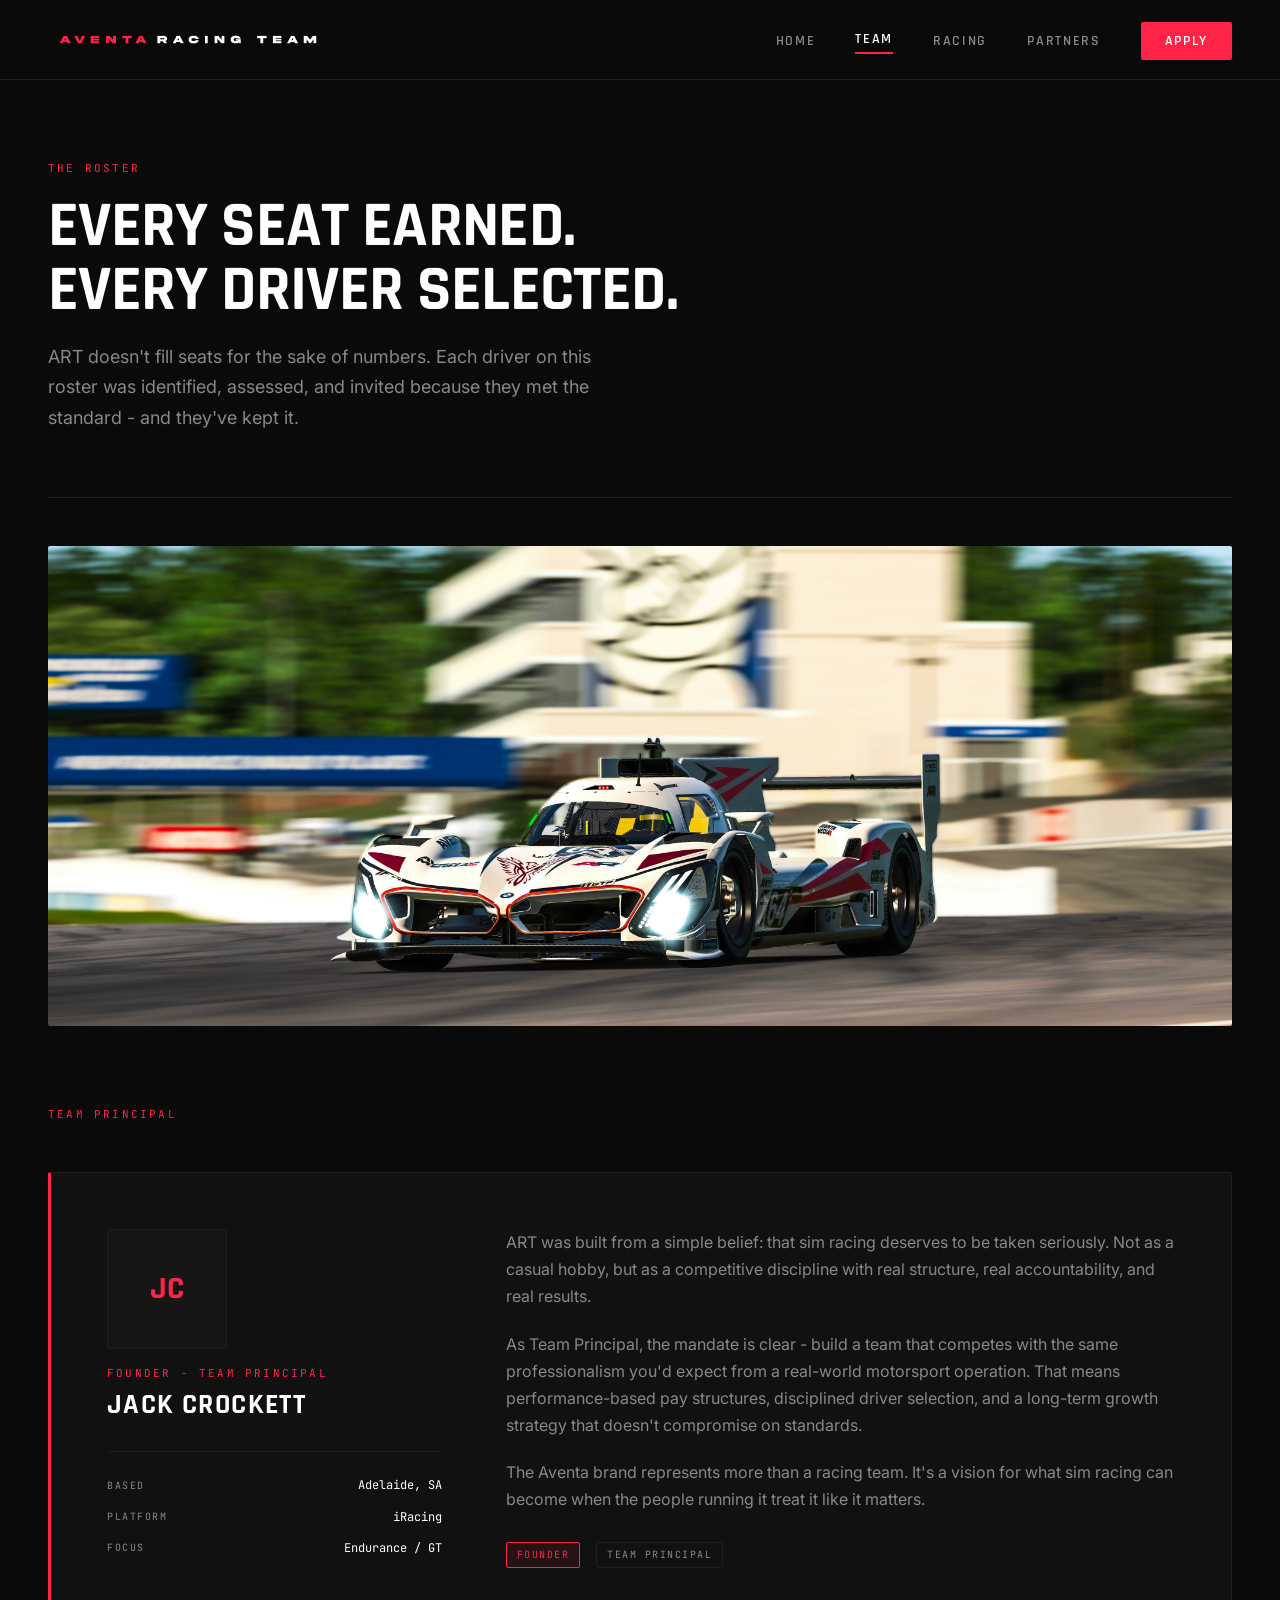
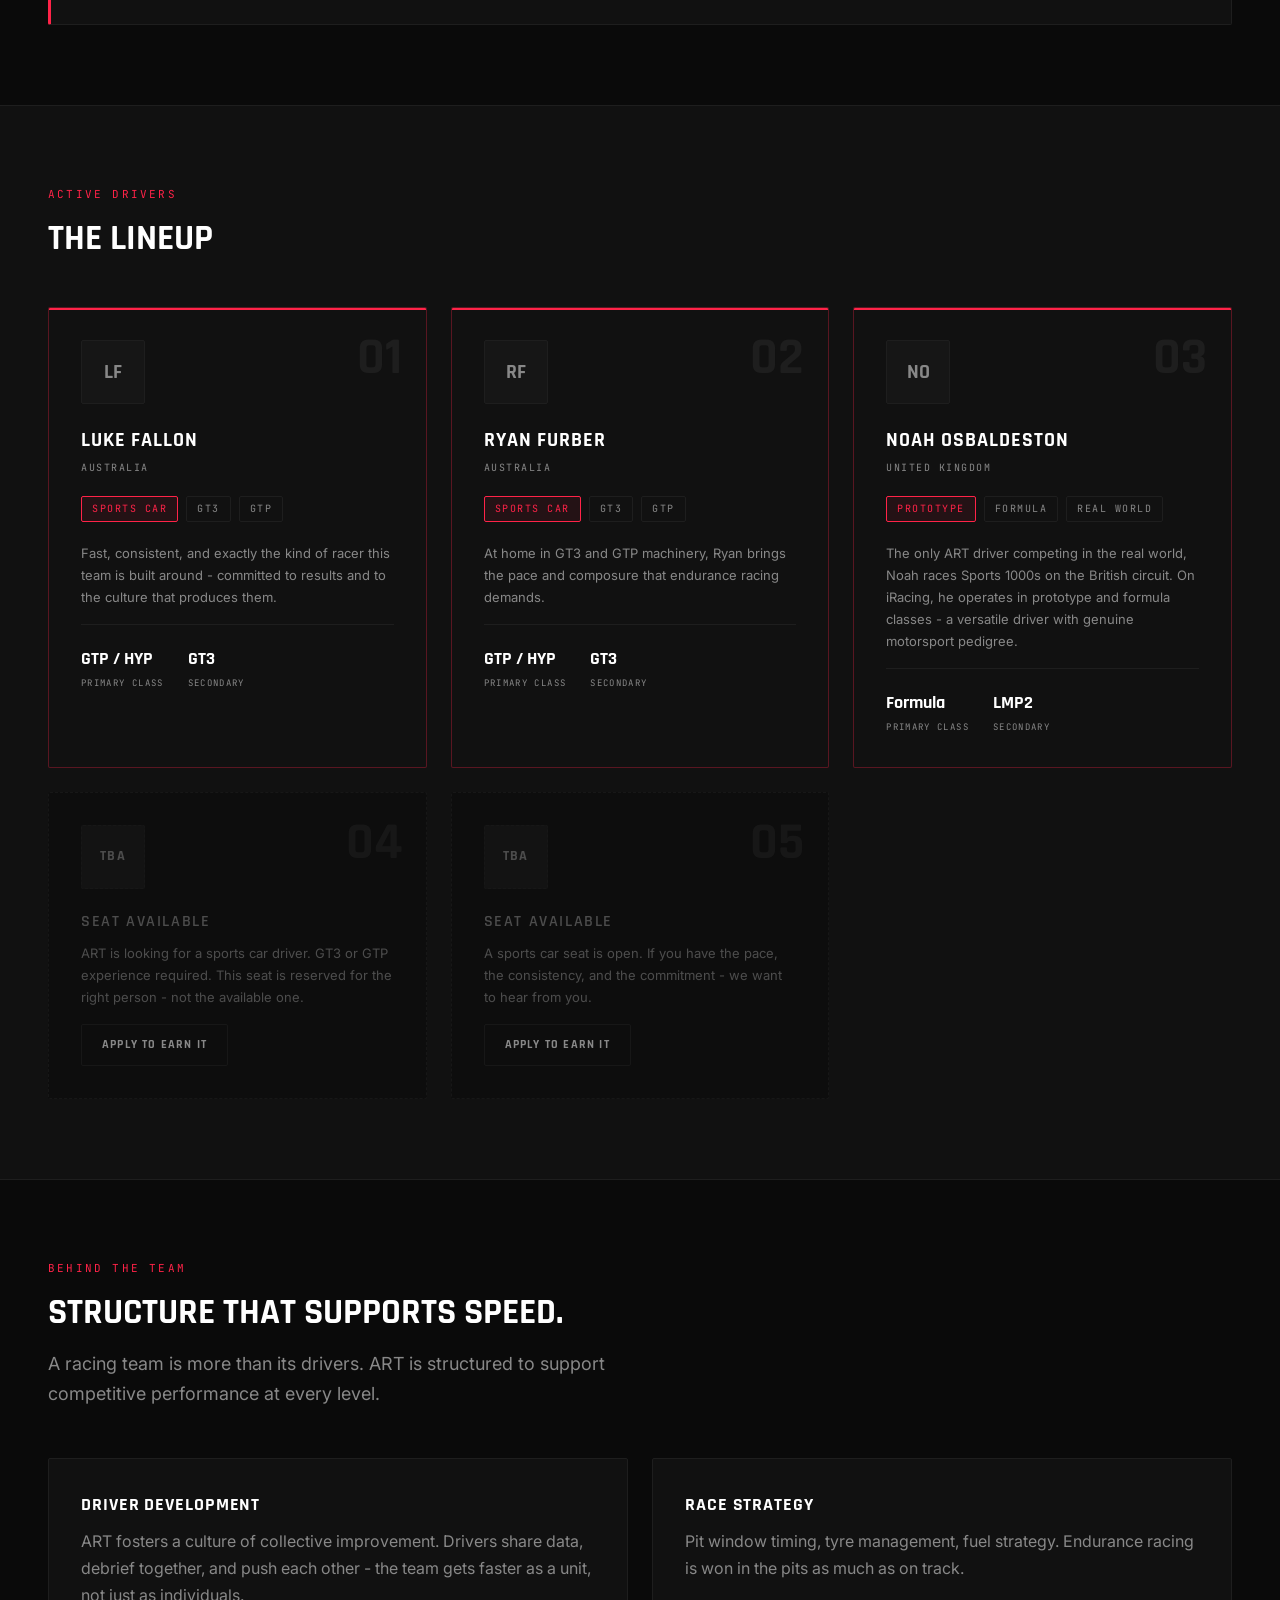
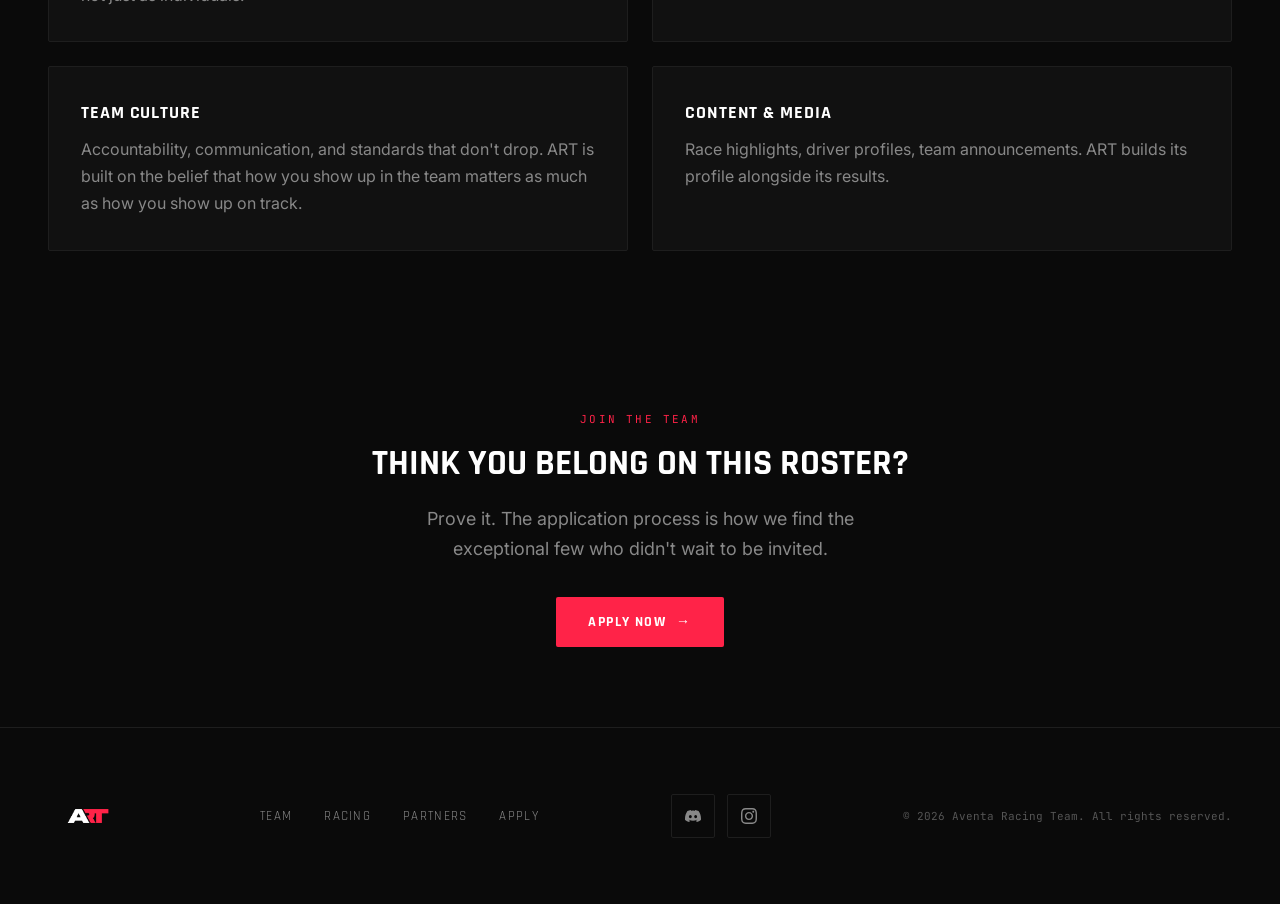
<file: team.html>
<!DOCTYPE html>
<html lang="en">
<head>
  <meta charset="UTF-8">
  <meta name="viewport" content="width=device-width, initial-scale=1.0">
  <title>Team - Aventa Racing Team</title>
  <meta name="description" content="The ART roster. Performance-selected drivers built to compete at the highest level of sim racing.">
  <meta property="og:type"         content="website">
  <meta property="og:site_name"    content="Aventa Racing Team">
  <meta property="og:url"          content="https://jackcrockett-art-website.vercel.app/team.html">
  <meta property="og:title"        content="The Lineup — Aventa Racing Team">
  <meta property="og:description"  content="Performance-selected drivers. Every seat earned.">
  <meta property="og:image"        content="https://jackcrockett-art-website.vercel.app/assets/huracan_og.jpg">
  <meta name="twitter:card"        content="summary_large_image">
  <meta name="twitter:title"       content="The Lineup — Aventa Racing Team">
  <meta name="twitter:description" content="Performance-selected drivers. Every seat earned.">
  <meta name="twitter:image"       content="https://jackcrockett-art-website.vercel.app/assets/huracan_og.jpg">
  <link rel="preconnect" href="https://fonts.googleapis.com">
  <link rel="preconnect" href="https://fonts.gstatic.com" crossorigin>
  <link rel="stylesheet" href="https://fonts.googleapis.com/css2?family=Rajdhani:wght@400;500;600;700&family=Inter:wght@300;400;500;600&family=JetBrains+Mono:wght@400;500&display=swap">
  <link rel="icon" type="image/png" href="assets/favicon.png">
  <link rel="stylesheet" href="style.css">
  <style>
    .page-hero {
      padding: 80px 48px 0;
      max-width: 1280px;
      margin: 0 auto;
    }
    .page-hero-inner {
      padding-bottom: 64px;
      border-bottom: 1px solid var(--border);
    }
    .page-hero h1 { margin-top: 16px; }

    /* ─── FOUNDERS ──────────────────────────────────────────── */
    .founder-section {
      max-width: 1280px;
      margin: 0 auto;
      padding: 80px 48px;
    }
    .founder-card {
      display: grid;
      grid-template-columns: 1fr 2fr;
      gap: 64px;
      align-items: start;
      padding: 56px;
      background: var(--surface);
      border: 1px solid var(--border);
      border-left: 3px solid var(--crimson);
      border-radius: var(--radius);
    }
    .founder-identity {
      display: flex;
      flex-direction: column;
      gap: 16px;
    }
    .founder-avatar {
      width: 120px;
      height: 120px;
      background: var(--surface2);
      border: 1px solid var(--border);
      border-radius: var(--radius);
      display: flex;
      align-items: center;
      justify-content: center;
    }
    .founder-avatar-initials {
      font-family: var(--font-display);
      font-size: 32px;
      font-weight: 700;
      color: var(--crimson);
    }
    .founder-name {
      font-family: var(--font-display);
      font-size: 28px;
      font-weight: 700;
      text-transform: uppercase;
      letter-spacing: 0.05em;
    }
    .founder-role {
      font-family: var(--font-mono);
      font-size: 11px;
      letter-spacing: 0.2em;
      text-transform: uppercase;
      color: var(--crimson);
    }
    .founder-stats {
      display: flex;
      flex-direction: column;
      gap: 12px;
      padding-top: 24px;
      border-top: 1px solid var(--border);
      margin-top: 8px;
    }
    .founder-stat-row {
      display: flex;
      justify-content: space-between;
      align-items: center;
    }
    .founder-stat-label {
      font-family: var(--font-mono);
      font-size: 10px;
      letter-spacing: 0.15em;
      text-transform: uppercase;
      color: var(--muted);
    }
    .founder-stat-val {
      font-family: var(--font-mono);
      font-size: 12px;
      color: var(--white);
    }
    .founder-bio {
      display: flex;
      flex-direction: column;
      gap: 20px;
    }

    /* ─── DRIVER ROSTER ─────────────────────────────────────── */
    .roster-section {
      background: var(--surface);
      border-top: 1px solid var(--border);
      border-bottom: 1px solid var(--border);
    }
    .roster-inner {
      max-width: 1280px;
      margin: 0 auto;
      padding: 80px 48px;
    }
    .roster-grid {
      display: grid;
      grid-template-columns: repeat(3, 1fr);
      gap: 24px;
    }
    .roster-grid .driver-card:nth-child(4),
    .roster-grid .driver-card:nth-child(5) {
      grid-column: span 1;
    }
    @supports (display: grid) {
      .roster-grid {
        grid-template-columns: repeat(3, 1fr);
      }
      .roster-grid .open-bottom {
        grid-column: 1;
      }
    }
    .driver-card {
      background: var(--black);
      border: 1px solid var(--border);
      border-radius: var(--radius);
      padding: 32px;
      transition: border-color var(--transition), transform var(--transition);
      position: relative;
      overflow: hidden;
    }
    .driver-card::before {
      content: '';
      position: absolute;
      top: 0; left: 0; right: 0;
      height: 2px;
      background: var(--crimson);
      transform: scaleX(0);
      transition: transform var(--transition);
      transform-origin: left;
    }
    .driver-card:hover::before { transform: scaleX(1); }
    .driver-card:hover { border-color: var(--muted2); transform: translateY(-2px); }
    .driver-number {
      font-family: var(--font-display);
      font-size: 52px;
      font-weight: 700;
      line-height: 1;
      color: var(--border);
      position: absolute;
      top: 24px; right: 24px;
      transition: color var(--transition);
    }
    .driver-card:hover .driver-number { color: rgba(255,35,72,0.15); }
    .driver-avatar {
      width: 64px;
      height: 64px;
      background: var(--surface2);
      border: 1px solid var(--border);
      border-radius: var(--radius);
      display: flex;
      align-items: center;
      justify-content: center;
      margin-bottom: 20px;
    }
    .driver-initials {
      font-family: var(--font-display);
      font-size: 20px;
      font-weight: 700;
      color: var(--muted);
    }
    .driver-name {
      font-family: var(--font-display);
      font-size: 20px;
      font-weight: 700;
      text-transform: uppercase;
      letter-spacing: 0.05em;
      margin-bottom: 4px;
    }
    .driver-nationality {
      font-family: var(--font-mono);
      font-size: 10px;
      letter-spacing: 0.15em;
      text-transform: uppercase;
      color: var(--muted);
      margin-bottom: 20px;
    }
    .driver-tags {
      display: flex;
      flex-wrap: wrap;
      gap: 8px;
      margin-bottom: 20px;
    }
    .driver-stats-mini {
      display: flex;
      gap: 24px;
      padding-top: 20px;
      border-top: 1px solid var(--border);
    }
    .driver-stat-mini {
      display: flex;
      flex-direction: column;
      gap: 2px;
    }
    .driver-stat-mini-val {
      font-family: var(--font-display);
      font-weight: 700;
      font-size: 18px;
      color: var(--white);
    }
    .driver-stat-mini-label {
      font-family: var(--font-mono);
      font-size: 9px;
      letter-spacing: 0.15em;
      text-transform: uppercase;
      color: var(--muted);
    }

    /* ANCHOR CARD - Luke Fallon */
    .driver-card.anchor {
      border-color: rgba(255,35,72,0.3);
      background: var(--surface);
    }
    .driver-card.anchor::before { transform: scaleX(1); }

    /* OPEN SEAT CARD */
    .driver-card.open-seat {
      border-style: dashed;
      opacity: 0.5;
      transition: opacity var(--transition);
    }
    .driver-card.open-seat:hover { opacity: 1; }
    .open-seat-text {
      font-family: var(--font-display);
      font-size: 16px;
      font-weight: 600;
      text-transform: uppercase;
      letter-spacing: 0.1em;
      color: var(--muted);
      margin-bottom: 8px;
    }

    /* ─── ROLES ─────────────────────────────────────────────── */
    .roles-section {
      max-width: 1280px;
      margin: 0 auto;
      padding: 80px 48px;
    }
    .roles-grid {
      display: grid;
      grid-template-columns: repeat(2, 1fr);
      gap: 24px;
    }
    .role-card {
      padding: 32px;
      border: 1px solid var(--border);
      border-radius: var(--radius);
      background: var(--surface);
    }
    .role-title {
      font-family: var(--font-display);
      font-size: 18px;
      font-weight: 700;
      text-transform: uppercase;
      letter-spacing: 0.05em;
      margin-bottom: 8px;
    }

    @media (max-width: 768px) {
      .page-hero { padding: 40px 20px 0; }
      .founder-section { padding: 40px 20px; }
      .founder-card { grid-template-columns: 1fr; gap: 32px; padding: 24px 20px; }
      .roster-inner { padding: 40px 20px; }
      .roster-grid { grid-template-columns: 1fr; }
      .roles-section { padding: 40px 20px; }
      .roles-grid { grid-template-columns: 1fr; }
      .team-image-wrap { padding: 0 !important; }
      .team-image-wrap .reveal { border-radius: 0 !important; }
    }
  </style>
</head>
<body>

  <nav class="nav">
    <a href="index.html" class="nav-logo">
      <img src="assets/banner_transparent.png" alt="Aventa Racing Team">
    </a>
    <ul class="nav-links">
      <li><a href="index.html">Home</a></li>
      <li><a href="team.html">Team</a></li>
      <li><a href="racing.html">Racing</a></li>
      <li><a href="partners.html">Partners</a></li>
      <li><a href="join.html" class="nav-cta">Apply</a></li>
    </ul>
    <div class="nav-hamburger" aria-label="Menu">
      <span></span><span></span><span></span>
    </div>
  </nav>
  <div class="mobile-menu">
    <a href="index.html">Home</a>
    <a href="team.html">Team</a>
    <a href="racing.html">Racing</a>
    <a href="partners.html">Partners</a>
    <a href="join.html">Apply</a>
  </div>

  <main class="page">

    <!-- PAGE HERO -->
    <div class="page-hero">
      <div class="page-hero-inner reveal">
        <span class="eyebrow">The Roster</span>
        <h1 class="display-lg">Every seat earned.<br>Every driver selected.</h1>
        <p class="body-lg" style="max-width: 560px; margin-top: 20px;">ART doesn't fill seats for the sake of numbers. Each driver on this roster was identified, assessed, and invited because they met the standard - and they've kept it.</p>
      </div>
    </div>

    <!-- TEAM IMAGE -->
    <div class="team-image-wrap" style="padding: 48px 48px 0; max-width: 1280px; margin: 0 auto;">
      <div class="reveal" style="overflow: hidden; border-radius: var(--radius);">
        <img src="assets/499.jpg" alt="ART LMP Prototype at Sebring" loading="lazy" style="width: 100%; height: clamp(200px, 40vw, 480px); object-fit: cover; object-position: center 35%; display: block;">
      </div>
    </div>

    <!-- FOUNDER -->
    <div class="founder-section">
      <div class="section-header reveal">
        <span class="eyebrow">Team Principal</span>
      </div>
      <div class="founder-card reveal">
        <div class="founder-identity">
          <div class="founder-avatar">
            <span class="founder-avatar-initials">JC</span>
          </div>
          <div>
            <p class="founder-role">Founder - Team Principal</p>
            <h2 class="founder-name">Jack Crockett</h2>
          </div>
          <div class="founder-stats">
            <div class="founder-stat-row">
              <span class="founder-stat-label">Based</span>
              <span class="founder-stat-val">Adelaide, SA</span>
            </div>
            <div class="founder-stat-row">
              <span class="founder-stat-label">Platform</span>
              <span class="founder-stat-val">iRacing</span>
            </div>
            <div class="founder-stat-row">
              <span class="founder-stat-label">Focus</span>
              <span class="founder-stat-val">Endurance / GT</span>
            </div>
          </div>
        </div>
        <div class="founder-bio">
          <p class="body-md">
            ART was built from a simple belief: that sim racing deserves to be taken seriously. Not as a casual hobby, but as a competitive discipline with real structure, real accountability, and real results.
          </p>
          <p class="body-md">
            As Team Principal, the mandate is clear - build a team that competes with the same professionalism you'd expect from a real-world motorsport operation. That means performance-based pay structures, disciplined driver selection, and a long-term growth strategy that doesn't compromise on standards.
          </p>
          <p class="body-md">
            The Aventa brand represents more than a racing team. It's a vision for what sim racing can become when the people running it treat it like it matters.
          </p>
          <div style="display: flex; gap: 16px; flex-wrap: wrap; margin-top: 8px;">
            <span class="tag tag-crimson">Founder</span>
            <span class="tag">Team Principal</span>
          </div>
        </div>
      </div>
    </div>

    <!-- DRIVER ROSTER -->
    <div class="roster-section">
      <div class="roster-inner">
        <div class="section-header reveal">
          <span class="eyebrow">Active Drivers</span>
          <h2 class="display-md">The Lineup</h2>
        </div>
        <div class="roster-grid">

          <!-- Luke Fallon -->
          <div class="driver-card anchor reveal">
            <span class="driver-number">01</span>
            <div class="driver-avatar">
              <span class="driver-initials">LF</span>
            </div>
            <p class="driver-name">Luke Fallon</p>
            <p class="driver-nationality">Australia</p>
            <div class="driver-tags">
              <span class="tag tag-crimson">Sports Car</span>
              <span class="tag">GT3</span>
              <span class="tag">GTP</span>
            </div>
            <p class="body-md" style="font-size: 13px; margin-bottom: 16px;">
              Fast, consistent, and exactly the kind of racer this team is built around - committed to results and to the culture that produces them.
            </p>
            <div class="driver-stats-mini">
              <div class="driver-stat-mini">
                <span class="driver-stat-mini-val">GTP / HYP</span>
                <span class="driver-stat-mini-label">Primary Class</span>
              </div>
              <div class="driver-stat-mini">
                <span class="driver-stat-mini-val">GT3</span>
                <span class="driver-stat-mini-label">Secondary</span>
              </div>
            </div>
          </div>

          <!-- Ryan Furber -->
          <div class="driver-card anchor reveal reveal-delay-1">
            <span class="driver-number">02</span>
            <div class="driver-avatar">
              <span class="driver-initials">RF</span>
            </div>
            <p class="driver-name">Ryan Furber</p>
            <p class="driver-nationality">Australia</p>
            <div class="driver-tags">
              <span class="tag tag-crimson">Sports Car</span>
              <span class="tag">GT3</span>
              <span class="tag">GTP</span>
            </div>
            <p class="body-md" style="font-size: 13px; margin-bottom: 16px;">
              At home in GT3 and GTP machinery, Ryan brings the pace and composure that endurance racing demands.
            </p>
            <div class="driver-stats-mini">
              <div class="driver-stat-mini">
                <span class="driver-stat-mini-val">GTP / HYP</span>
                <span class="driver-stat-mini-label">Primary Class</span>
              </div>
              <div class="driver-stat-mini">
                <span class="driver-stat-mini-val">GT3</span>
                <span class="driver-stat-mini-label">Secondary</span>
              </div>
            </div>
          </div>

          <!-- Noah Osbaldeston -->
          <div class="driver-card anchor reveal reveal-delay-2">
            <span class="driver-number">03</span>
            <div class="driver-avatar">
              <span class="driver-initials">NO</span>
            </div>
            <p class="driver-name">Noah Osbaldeston</p>
            <p class="driver-nationality">United Kingdom</p>
            <div class="driver-tags">
              <span class="tag tag-crimson">Prototype</span>
              <span class="tag">Formula</span>
              <span class="tag">Real World</span>
            </div>
            <p class="body-md" style="font-size: 13px; margin-bottom: 16px;">
              The only ART driver competing in the real world, Noah races Sports 1000s on the British circuit. On iRacing, he operates in prototype and formula classes - a versatile driver with genuine motorsport pedigree.
            </p>
            <div class="driver-stats-mini">
              <div class="driver-stat-mini">
                <span class="driver-stat-mini-val">Formula</span>
                <span class="driver-stat-mini-label">Primary Class</span>
              </div>
              <div class="driver-stat-mini">
                <span class="driver-stat-mini-val">LMP2</span>
                <span class="driver-stat-mini-label">Secondary</span>
              </div>
            </div>
          </div>

          <!-- Open Seat 1 -->
          <div class="driver-card open-seat reveal reveal-delay-3">
            <span class="driver-number">04</span>
            <div class="driver-avatar" style="border-style: dashed;">
              <span class="driver-initials" style="font-size: 14px; letter-spacing: 0.1em;">TBA</span>
            </div>
            <p class="open-seat-text">Seat Available</p>
            <p class="body-md" style="font-size: 13px; margin-bottom: 16px;">
              ART is looking for a sports car driver. GT3 or GTP experience required. This seat is reserved for the right person - not the available one.
            </p>
            <a href="join.html" class="btn btn-ghost" style="font-size: 12px; padding: 10px 20px;">Apply to Earn It</a>
          </div>

          <!-- Open Seat 2 -->
          <div class="driver-card open-seat reveal reveal-delay-4">
            <span class="driver-number">05</span>
            <div class="driver-avatar" style="border-style: dashed;">
              <span class="driver-initials" style="font-size: 14px; letter-spacing: 0.1em;">TBA</span>
            </div>
            <p class="open-seat-text">Seat Available</p>
            <p class="body-md" style="font-size: 13px; margin-bottom: 16px;">
              A sports car seat is open. If you have the pace, the consistency, and the commitment - we want to hear from you.
            </p>
            <a href="join.html" class="btn btn-ghost" style="font-size: 12px; padding: 10px 20px;">Apply to Earn It</a>
          </div>

        </div>
      </div>
    </div>

    <!-- ROLES -->
    <div class="roles-section">
      <div class="section-header reveal">
        <span class="eyebrow">Behind the Team</span>
        <h2 class="display-md">Structure that supports speed.</h2>
        <p class="body-lg" style="max-width: 560px; margin-top: 16px;">A racing team is more than its drivers. ART is structured to support competitive performance at every level.</p>
      </div>
      <div class="roles-grid">
        <div class="role-card reveal">
          <p class="role-title">Driver Development</p>
          <p class="body-md">ART fosters a culture of collective improvement. Drivers share data, debrief together, and push each other - the team gets faster as a unit, not just as individuals.</p>
        </div>
        <div class="role-card reveal reveal-delay-1">
          <p class="role-title">Race Strategy</p>
          <p class="body-md">Pit window timing, tyre management, fuel strategy. Endurance racing is won in the pits as much as on track.</p>
        </div>
        <div class="role-card reveal reveal-delay-2">
          <p class="role-title">Team Culture</p>
          <p class="body-md">Accountability, communication, and standards that don't drop. ART is built on the belief that how you show up in the team matters as much as how you show up on track.</p>
        </div>
        <div class="role-card reveal reveal-delay-3">
          <p class="role-title">Content & Media</p>
          <p class="body-md">Race highlights, driver profiles, team announcements. ART builds its profile alongside its results.</p>
        </div>
      </div>
    </div>

    <!-- BOTTOM CTA -->
    <section class="section" style="text-align: center;">
      <div class="reveal">
        <span class="eyebrow">Join the Team</span>
        <h2 class="display-md">Think you belong on this roster?</h2>
        <p class="body-lg" style="max-width: 440px; margin: 20px auto 32px;">Prove it. The application process is how we find the exceptional few who didn't wait to be invited.</p>
        <a href="join.html" class="btn btn-primary btn-arrow">Apply Now</a>
      </div>
    </section>

  </main>

  <footer class="footer">
    <div class="footer-logo"><img src="assets/logo_transparent.png" alt="Aventa Racing Team"></div>
    <nav class="footer-links">
      <a href="team.html">Team</a>
      <a href="racing.html">Racing</a>
      <a href="partners.html">Partners</a>
      <a href="join.html">Apply</a>
    </nav>
    <div class="footer-socials">
      <a href="https://discord.gg/SThfbsQeVa" target="_blank" rel="noopener" class="footer-social" aria-label="Discord">
        <svg viewBox="0 0 24 24" xmlns="http://www.w3.org/2000/svg"><path d="M20.317 4.37a19.791 19.791 0 0 0-4.885-1.515.074.074 0 0 0-.079.037c-.21.375-.444.864-.608 1.25a18.27 18.27 0 0 0-5.487 0 12.64 12.64 0 0 0-.617-1.25.077.077 0 0 0-.079-.037A19.736 19.736 0 0 0 3.677 4.37a.07.07 0 0 0-.032.027C.533 9.046-.32 13.58.099 18.057a.082.082 0 0 0 .031.057 19.9 19.9 0 0 0 5.993 3.03.078.078 0 0 0 .084-.028c.462-.63.874-1.295 1.226-1.994a.076.076 0 0 0-.041-.106 13.107 13.107 0 0 1-1.872-.892.077.077 0 0 1-.008-.128 10.2 10.2 0 0 0 .372-.292.074.074 0 0 1 .077-.01c3.928 1.793 8.18 1.793 12.062 0a.074.074 0 0 1 .078.01c.12.098.246.198.373.292a.077.077 0 0 1-.006.127 12.299 12.299 0 0 1-1.873.892.077.077 0 0 0-.041.107c.36.698.772 1.362 1.225 1.993a.076.076 0 0 0 .084.028 19.839 19.839 0 0 0 6.002-3.03.077.077 0 0 0 .032-.054c.5-5.177-.838-9.674-3.549-13.66a.061.061 0 0 0-.031-.03zM8.02 15.33c-1.183 0-2.157-1.085-2.157-2.419 0-1.333.956-2.419 2.157-2.419 1.21 0 2.176 1.096 2.157 2.42 0 1.333-.956 2.418-2.157 2.418zm7.975 0c-1.183 0-2.157-1.085-2.157-2.419 0-1.333.955-2.419 2.157-2.419 1.21 0 2.176 1.096 2.157 2.42 0 1.333-.946 2.418-2.157 2.418z"/></svg>
      </a>
      <a href="https://www.instagram.com/aventaracing/" target="_blank" rel="noopener" class="footer-social" aria-label="Instagram">
        <svg viewBox="0 0 24 24" xmlns="http://www.w3.org/2000/svg"><path d="M12 2.163c3.204 0 3.584.012 4.85.07 3.252.148 4.771 1.691 4.919 4.919.058 1.265.069 1.645.069 4.849 0 3.205-.012 3.584-.069 4.849-.149 3.225-1.664 4.771-4.919 4.919-1.266.058-1.644.07-4.85.07-3.204 0-3.584-.012-4.849-.07-3.26-.149-4.771-1.699-4.919-4.92-.058-1.265-.07-1.644-.07-4.849 0-3.204.013-3.583.07-4.849.149-3.227 1.664-4.771 4.919-4.919 1.266-.057 1.645-.069 4.849-.069zm0-2.163c-3.259 0-3.667.014-4.947.072-4.358.2-6.78 2.618-6.98 6.98-.059 1.281-.073 1.689-.073 4.948 0 3.259.014 3.668.072 4.948.2 4.358 2.618 6.78 6.98 6.98 1.281.058 1.689.072 4.948.072 3.259 0 3.668-.014 4.948-.072 4.354-.2 6.782-2.618 6.979-6.98.059-1.28.073-1.689.073-4.948 0-3.259-.014-3.667-.072-4.947-.196-4.354-2.617-6.78-6.979-6.98-1.281-.059-1.69-.073-4.949-.073zm0 5.838c-3.403 0-6.162 2.759-6.162 6.162s2.759 6.163 6.162 6.163 6.162-2.759 6.162-6.163c0-3.403-2.759-6.162-6.162-6.162zm0 10.162c-2.209 0-4-1.79-4-4 0-2.209 1.791-4 4-4s4 1.791 4 4c0 2.21-1.791 4-4 4zm6.406-11.845c-.796 0-1.441.645-1.441 1.44s.645 1.44 1.441 1.44c.795 0 1.439-.645 1.439-1.44s-.644-1.44-1.439-1.44z"/></svg>
      </a>
    </div>
    <p class="footer-copy">© 2026 Aventa Racing Team. All rights reserved.</p>
  </footer>

  <script src="main.js"></script>
</body>
</html>
</file>
<file: style.css>
/* ─── TOKENS ─────────────────────────────────────────────── */
:root {
  --black:    #0a0a0a;
  --surface:  #111111;
  --surface2: #161616;
  --border:   #1e1e1e;
  --crimson:  #ff2348;
  --crimson2: #cc1a38;
  --white:    #ffffff;
  --muted:    #888888;
  --muted2:   #555555;

  --font-display: 'Rajdhani', sans-serif;
  --font-body:    'Inter', sans-serif;
  --font-mono:    'JetBrains Mono', monospace;

  --radius:   2px;
  --transition: 0.2s ease;
}

/* ─── RESET ───────────────────────────────────────────────── */
*, *::before, *::after { box-sizing: border-box; margin: 0; padding: 0; }
html { scroll-behavior: smooth; }
:focus-visible {
  outline: 2px solid var(--crimson);
  outline-offset: 3px;
}
body {
  background: var(--black);
  color: var(--white);
  font-family: var(--font-body);
  font-size: 16px;
  line-height: 1.6;
  -webkit-font-smoothing: antialiased;
}
img { display: block; max-width: 100%; }
a { color: inherit; text-decoration: none; }
ul { list-style: none; }

/* ─── NAV ─────────────────────────────────────────────────── */
.nav {
  position: fixed;
  top: 0; left: 0; right: 0;
  z-index: 100;
  display: flex;
  align-items: center;
  justify-content: space-between;
  padding: 0 48px;
  height: 80px;
  background: rgba(10,10,10,0.92);
  backdrop-filter: blur(12px);
  border-bottom: 1px solid var(--border);
}
.nav-logo img {
  height: auto;
  width: 280px;
  max-width: 40vw;
}
.nav-links {
  display: flex;
  gap: 40px;
  align-items: center;
}
.nav-links a {
  font-family: var(--font-display);
  font-weight: 600;
  font-size: 14px;
  letter-spacing: 0.12em;
  text-transform: uppercase;
  color: var(--muted);
  transition: color var(--transition);
}
.nav-links a:hover,
.nav-links a.active {
  color: var(--white);
}
.nav-links a.active::after {
  content: '';
  display: block;
  height: 2px;
  background: var(--crimson);
  margin-top: 2px;
}
.nav-cta {
  font-family: var(--font-display);
  font-weight: 700;
  font-size: 13px;
  letter-spacing: 0.1em;
  text-transform: uppercase;
  color: var(--white) !important;
  background: var(--crimson);
  padding: 10px 24px;
  border-radius: var(--radius);
  transition: background var(--transition) !important;
}
.nav-cta:hover {
  background: var(--crimson2) !important;
  color: var(--white) !important;
}
.nav-cta::after { display: none !important; }

.nav-hamburger {
  display: none;
  flex-direction: column;
  gap: 5px;
  cursor: pointer;
  padding: 4px;
}
.nav-hamburger span {
  display: block;
  width: 24px;
  height: 2px;
  background: var(--white);
  transition: background var(--transition), transform var(--transition), opacity var(--transition);
}

/* ─── PAGE WRAPPER ────────────────────────────────────────── */
.page { padding-top: 80px; min-height: 100vh; }

/* ─── TYPOGRAPHY UTILITIES ────────────────────────────────── */
.eyebrow {
  font-family: var(--font-mono);
  font-size: 11px;
  letter-spacing: 0.2em;
  text-transform: uppercase;
  color: var(--crimson);
  display: block;
  margin-bottom: 16px;
}
.display-xl {
  font-family: var(--font-display);
  font-size: clamp(56px, 8vw, 112px);
  font-weight: 700;
  line-height: 0.92;
  letter-spacing: -0.02em;
  text-transform: uppercase;
}
.display-lg {
  font-family: var(--font-display);
  font-size: clamp(36px, 5vw, 64px);
  font-weight: 700;
  line-height: 1;
  letter-spacing: -0.01em;
  text-transform: uppercase;
}
.display-md {
  font-family: var(--font-display);
  font-size: clamp(24px, 3vw, 36px);
  font-weight: 700;
  line-height: 1.1;
  text-transform: uppercase;
}
.body-lg {
  font-size: 18px;
  line-height: 1.7;
  color: var(--muted);
}
.body-md {
  font-size: 16px;
  line-height: 1.7;
  color: var(--muted);
}
.mono {
  font-family: var(--font-mono);
  font-size: 13px;
  color: var(--muted);
  letter-spacing: 0.05em;
}
.crimson { color: var(--crimson); }

/* ─── BUTTONS ─────────────────────────────────────────────── */
.btn {
  display: inline-flex;
  align-items: center;
  gap: 10px;
  font-family: var(--font-display);
  font-weight: 700;
  font-size: 14px;
  letter-spacing: 0.1em;
  text-transform: uppercase;
  padding: 14px 32px;
  border-radius: var(--radius);
  cursor: pointer;
  border: none;
  transition: background var(--transition), color var(--transition), border-color var(--transition), opacity var(--transition);
}
.btn-primary {
  background: var(--crimson);
  color: var(--white);
}
.btn-primary:hover { background: var(--crimson2); }
.btn-ghost {
  background: transparent;
  color: var(--white);
  border: 1px solid var(--border);
}
.btn-ghost:hover { border-color: var(--muted2); }
.btn-arrow::after { content: '→'; }

/* ─── DIVIDER ─────────────────────────────────────────────── */
.divider {
  height: 1px;
  background: var(--border);
  margin: 0;
}
.divider-crimson {
  height: 2px;
  background: var(--crimson);
  width: 48px;
  margin-bottom: 32px;
}

/* ─── STAT BLOCK ──────────────────────────────────────────── */
.stat-block {
  display: flex;
  flex-direction: column;
  gap: 4px;
}
.stat-number {
  font-family: var(--font-display);
  font-size: clamp(32px, 4vw, 52px);
  font-weight: 700;
  line-height: 1;
  color: var(--white);
}
.stat-number .crimson { color: var(--crimson); }
.stat-label {
  font-family: var(--font-mono);
  font-size: 11px;
  letter-spacing: 0.15em;
  text-transform: uppercase;
  color: var(--muted);
}

/* ─── CARDS ───────────────────────────────────────────────── */
.card {
  background: var(--surface);
  border: 1px solid var(--border);
  border-radius: var(--radius);
  padding: 32px;
  transition: border-color var(--transition);
}
.card:hover { border-color: var(--muted2); }
.card-accent {
  border-color: var(--crimson);
}

/* ─── SECTION ─────────────────────────────────────────────── */
.section {
  padding: 80px 48px;
  max-width: 1280px;
  margin: 0 auto;
}
.section-full {
  padding: 80px 48px;
}
.section-header {
  margin-bottom: 48px;
}

/* ─── GRID ────────────────────────────────────────────────── */
.grid-2 { display: grid; grid-template-columns: repeat(2, 1fr); gap: 24px; }
.grid-3 { display: grid; grid-template-columns: repeat(3, 1fr); gap: 24px; }
.grid-4 { display: grid; grid-template-columns: repeat(4, 1fr); gap: 24px; }

/* ─── TAG ─────────────────────────────────────────────────── */
.tag {
  display: inline-block;
  font-family: var(--font-mono);
  font-size: 10px;
  letter-spacing: 0.15em;
  text-transform: uppercase;
  padding: 4px 10px;
  border-radius: var(--radius);
  border: 1px solid var(--border);
  color: var(--muted);
}
.tag-crimson {
  border-color: var(--crimson);
  color: var(--crimson);
  background: rgba(255,35,72,0.08);
}

/* ─── FOOTER ──────────────────────────────────────────────── */
.footer {
  border-top: 1px solid var(--border);
  padding: 48px;
  display: flex;
  align-items: center;
  justify-content: space-between;
  flex-wrap: wrap;
  gap: 24px;
}
.footer-logo img { height: 80px; width: auto; }
.footer-links {
  display: flex;
  gap: 32px;
}
.footer-links a {
  font-family: var(--font-display);
  font-size: 13px;
  letter-spacing: 0.1em;
  text-transform: uppercase;
  color: var(--muted);
  transition: color var(--transition);
}
.footer-links a:hover { color: var(--white); }
.footer-copy {
  font-family: var(--font-mono);
  font-size: 11px;
  color: var(--muted2);
}
.footer-socials {
  display: flex;
  gap: 12px;
  align-items: center;
}
.footer-social {
  display: flex;
  align-items: center;
  justify-content: center;
  width: 44px;
  height: 44px;
  border: 1px solid var(--border);
  border-radius: var(--radius);
  color: var(--muted);
  transition: color var(--transition), border-color var(--transition);
}
.footer-social:hover { color: var(--white); border-color: var(--muted2); }
.footer-social svg { width: 16px; height: 16px; fill: currentColor; }

/* ─── MOBILE NAV ──────────────────────────────────────────── */
.mobile-menu {
  display: none;
  position: fixed;
  top: 64px; left: 0; right: 0;
  background: var(--surface);
  border-bottom: 1px solid var(--border);
  padding: 32px 48px;
  flex-direction: column;
  gap: 24px;
  z-index: 99;
}
.mobile-menu.open { display: flex; }
.mobile-menu a {
  font-family: var(--font-display);
  font-weight: 600;
  font-size: 20px;
  letter-spacing: 0.1em;
  text-transform: uppercase;
  color: var(--muted);
  transition: color var(--transition);
}
.mobile-menu a:hover { color: var(--white); }

/* ─── RESPONSIVE ──────────────────────────────────────────── */
@media (max-width: 1024px) {
  .grid-4 { grid-template-columns: repeat(2, 1fr); }
  .grid-3 { grid-template-columns: repeat(2, 1fr); }
}

@media (max-width: 768px) {
  .nav { padding: 0 20px; height: 64px; }
  .nav-links { display: none; }
  .nav-hamburger { display: flex; }
  .page { padding-top: 64px; }

  .section { padding: 48px 20px; }
  .section-full { padding: 48px 20px; }
  .section-header { margin-bottom: 32px; }
  .footer { padding: 32px 20px; flex-direction: column; align-items: flex-start; }

  .grid-2 { grid-template-columns: 1fr; }
  .grid-3 { grid-template-columns: 1fr; }
  .grid-4 { grid-template-columns: 1fr; }

  .display-xl { font-size: clamp(40px, 12vw, 80px); }
  .display-lg { font-size: clamp(28px, 8vw, 48px); }
  .display-md { font-size: clamp(22px, 6vw, 36px); }
}

/* ─── SCROLL REVEAL ───────────────────────────────────────── */
.reveal {
  opacity: 0;
  transform: translateY(24px);
  transition: opacity 0.6s ease-out, transform 0.6s ease-out;
}
.reveal.visible {
  opacity: 1;
  transform: translateY(0);
}
.reveal-delay-1 { transition-delay: 0.1s; }
.reveal-delay-2 { transition-delay: 0.2s; }
.reveal-delay-3 { transition-delay: 0.3s; }
.reveal-delay-4 { transition-delay: 0.4s; }
@media (prefers-reduced-motion: reduce) {
  .reveal { opacity: 1; transform: none; transition: none; }
  .reveal-delay-1, .reveal-delay-2,
  .reveal-delay-3, .reveal-delay-4 { transition-delay: 0s; }
}
@media (scripting: none) {
  .reveal { opacity: 1; transform: none; }
}
</file>
